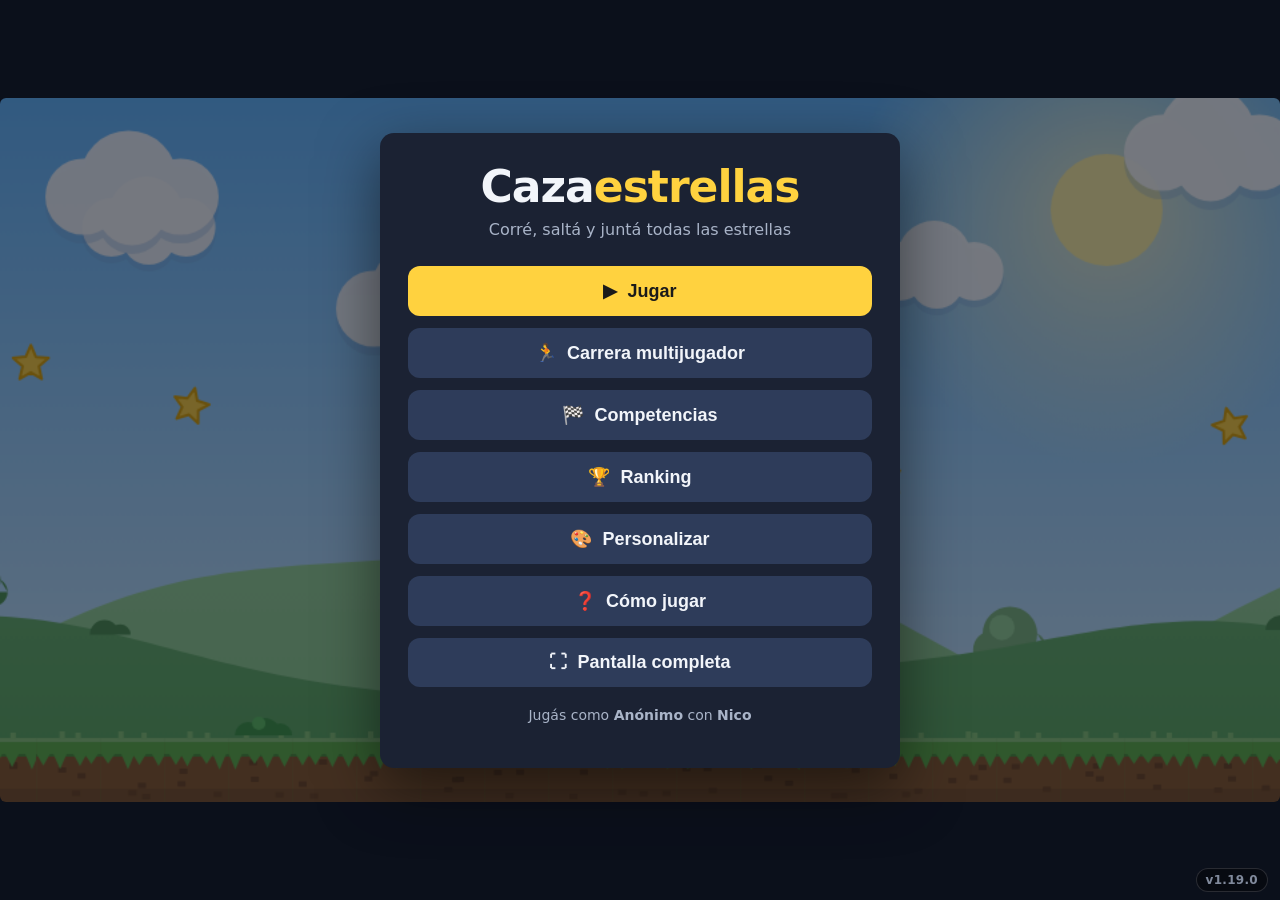
<file: index.html>
<!DOCTYPE html>
<html lang="es">
<head>
  <meta charset="utf-8">
  <meta name="viewport" content="width=device-width, initial-scale=1, maximum-scale=1, user-scalable=no, viewport-fit=cover">
  <title>Cazaestrellas</title>
  <!-- Pantalla completa como app: en iPhone/iPad se logra con Compartir → "Agregar a pantalla de inicio" -->
  <meta name="apple-mobile-web-app-capable" content="yes">
  <meta name="mobile-web-app-capable" content="yes">
  <meta name="apple-mobile-web-app-status-bar-style" content="black-translucent">
  <meta name="apple-mobile-web-app-title" content="Cazaestrellas">
  <meta name="theme-color" content="#0f1420">
  <link rel="manifest" href="manifest.webmanifest?v=1.19.0">
  <link rel="apple-touch-icon" href="assets/img/icono-180.png?v=1.19.0">
  <link rel="icon" type="image/svg+xml" href="assets/img/icono.svg?v=1.19.0">
  <link rel="stylesheet" href="css/style.css?v=1.19.0">
</head>
<body>
  <div id="app">
    <div id="escenario">
      <div id="marco">
        <canvas id="juego" width="960" height="528"></canvas>

        <!-- Marcador durante la partida -->
        <div id="hud" class="oculto">
          <span class="hud-item" title="Estrellas">⭐ <b id="hud-estrellas">0/0</b></span>
          <span class="hud-item" title="Puntos">🏆 <b id="hud-puntos">0</b></span>
          <span class="hud-item" title="Vidas">❤️ <b id="hud-vidas">3</b></span>
          <span class="hud-item" title="Tiempo">⏱ <b id="hud-tiempo">0:00.0</b></span>
          <span class="hud-item hud-nombre" id="hud-nombre"></span>
          <button id="hud-fs" class="hud-boton oculto" title="Pantalla completa">⛶</button>
          <button id="hud-pausa" class="hud-boton" title="Pausa (Esc)">⏸</button>
        </div>

        <!-- Controles táctiles -->
        <div id="touch" class="oculto">
          <div class="touch-grupo izquierda">
            <button class="touch-boton" data-tecla="izq" aria-label="Izquierda">◀</button>
            <button class="touch-boton" data-tecla="der" aria-label="Derecha">▶</button>
          </div>
          <div class="touch-grupo derecha">
            <button class="touch-boton grande" data-tecla="salto" aria-label="Saltar">▲</button>
          </div>
        </div>
      </div>
    </div>

    <!-- Pantallas (menú, selección, resultados, etc.) -->
    <div id="pantallas"></div>

    <!-- Cartelito de versión: aparece sobre los menús (no mientras se juega, para
         no tapar los botones táctiles). Tocándolo se abre en GitHub el código
         exacto de esta versión. El número se cambia en js/core/version.js. -->
    <a id="version" target="_blank" rel="noopener"></a>
  </div>

  <!-- Núcleo -->
  <script src="js/core/util.js?v=1.19.0"></script>
  <script src="js/core/version.js?v=1.19.0"></script>
  <script src="js/core/fullscreen.js?v=1.19.0"></script>
  <script src="js/core/input.js?v=1.19.0"></script>
  <script src="js/core/audio.js?v=1.19.0"></script>
  <script src="js/core/storage.js?v=1.19.0"></script>
  <script src="data/network.js?v=1.19.0"></script>

  <!-- Datos: temas, mundos, enemigos, personajes y niveles (agregá aquí los nuevos).
       Los niveles van agrupados por mundo: cada mundo comparte estética y
       tiene su propio tipo de enemigo. -->
  <script src="data/themes.js?v=1.19.0"></script>
  <script src="data/worlds.js?v=1.19.0"></script>
  <script src="data/enemies.js?v=1.19.0"></script>
  <script src="data/characters.js?v=1.19.0"></script>
  <!-- Mundo 1: Prado Soleado -->
  <script src="data/levels/nivel-01-prado.js?v=1.19.0"></script>
  <script src="data/levels/nivel-02-prado.js?v=1.19.0"></script>
  <script src="data/levels/nivel-11-prado.js?v=1.19.0"></script>
  <script src="data/levels/nivel-12-prado.js?v=1.19.0"></script>
  <script src="data/levels/nivel-13-prado.js?v=1.19.0"></script>
  <!-- Mundo 2: Cuevas Profundas -->
  <script src="data/levels/nivel-03-cueva.js?v=1.19.0"></script>
  <script src="data/levels/nivel-04-cueva.js?v=1.19.0"></script>
  <script src="data/levels/nivel-14-cueva.js?v=1.19.0"></script>
  <script src="data/levels/nivel-15-cueva.js?v=1.19.0"></script>
  <script src="data/levels/nivel-16-cueva.js?v=1.19.0"></script>
  <!-- Mundo 3: Costa Dorada -->
  <script src="data/levels/nivel-05-playa.js?v=1.19.0"></script>
  <script src="data/levels/nivel-06-playa.js?v=1.19.0"></script>
  <script src="data/levels/nivel-17-playa.js?v=1.19.0"></script>
  <script src="data/levels/nivel-18-playa.js?v=1.19.0"></script>
  <script src="data/levels/nivel-19-playa.js?v=1.19.0"></script>
  <!-- Mundo 4: Tierra del Volcán -->
  <script src="data/levels/nivel-07-volcan.js?v=1.19.0"></script>
  <script src="data/levels/nivel-08-volcan.js?v=1.19.0"></script>
  <script src="data/levels/nivel-20-volcan.js?v=1.19.0"></script>
  <script src="data/levels/nivel-21-volcan.js?v=1.19.0"></script>
  <script src="data/levels/nivel-22-volcan.js?v=1.19.0"></script>
  <!-- Mundo 5: Castillo de las Estrellas -->
  <script src="data/levels/nivel-09-castillo.js?v=1.19.0"></script>
  <script src="data/levels/nivel-10-castillo.js?v=1.19.0"></script>
  <script src="data/levels/nivel-23-castillo.js?v=1.19.0"></script>
  <script src="data/levels/nivel-24-castillo.js?v=1.19.0"></script>
  <script src="data/levels/nivel-25-castillo.js?v=1.19.0"></script>

  <!-- Juego -->
  <script src="js/game/level.js?v=1.19.0"></script>
  <script src="js/game/entities.js?v=1.19.0"></script>
  <script src="js/game/player.js?v=1.19.0"></script>
  <script src="js/game/render.js?v=1.19.0"></script>
  <script src="js/game/partida.js?v=1.19.0"></script>

  <!-- Carrera entre varios dispositivos (WebRTC). Solo este modo usa internet. -->
  <script src="js/vendor/peerjs.min.js?v=1.19.0"></script>
  <script src="js/net/red.js?v=1.19.0"></script>
  <script src="js/net/carrera.js?v=1.19.0"></script>

  <!-- Interfaz -->
  <script src="js/ui/screens.js?v=1.19.0"></script>
  <script src="js/main.js?v=1.19.0"></script>
</body>
</html>
</file>
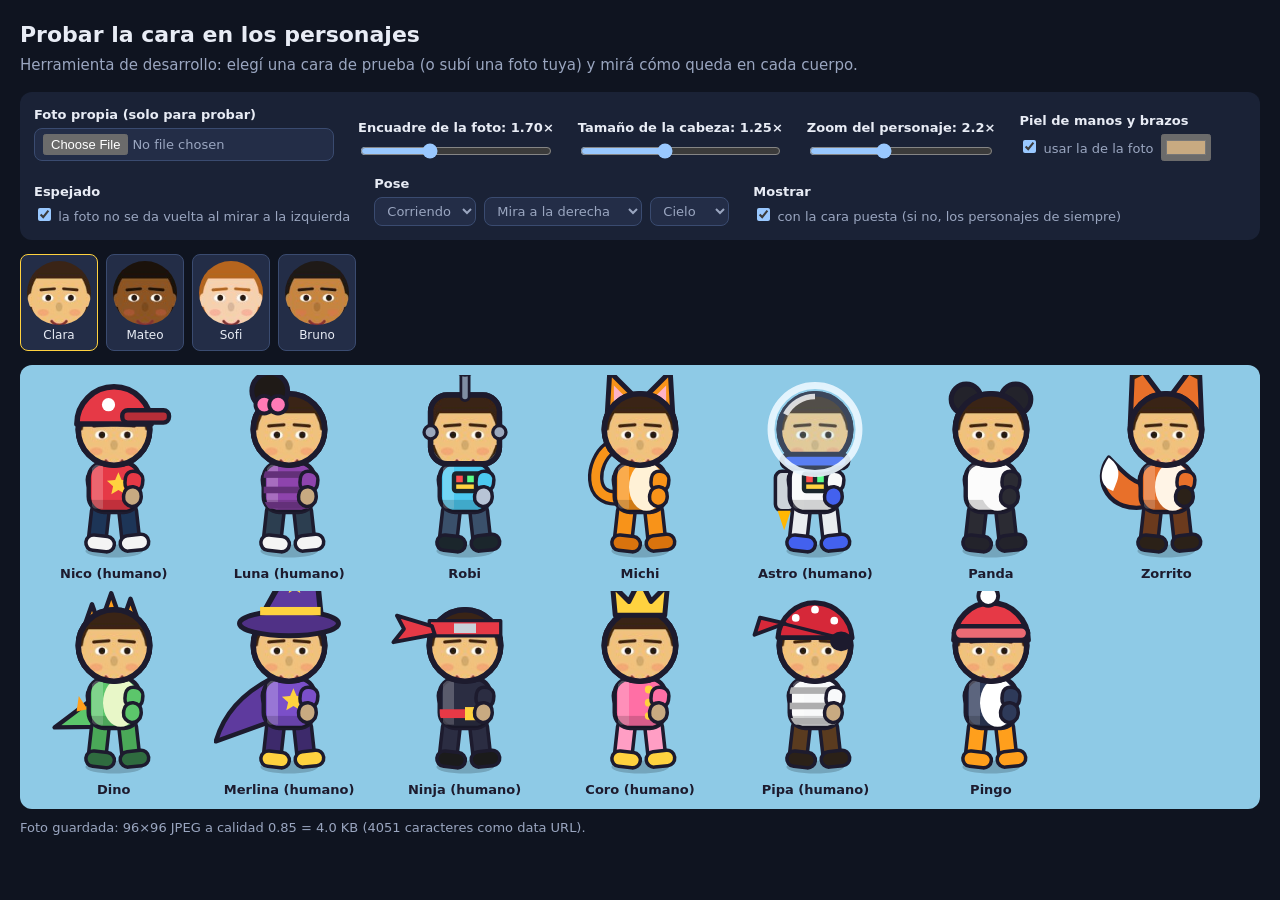
<file: herramientas/probar-cara.html>
<!DOCTYPE html>
<html lang="es">
<head>
<meta charset="utf-8">
<meta name="viewport" content="width=device-width, initial-scale=1">
<title>Probar cara · Cazaestrellas</title>
<!-- ============================================================
     PROBADOR DE CARAS  —  herramientas/probar-cara.html
     ------------------------------------------------------------
     Muestra los personajes con una cara de foto puesta, para afinar el
     dibujo mirando el resultado (tamaño de la cabeza, espejado, color de
     piel de manos y brazos) con los 13 cuerpos a la vez y animados.

     Se abre con doble clic o desde el servidor (python3 herramientas/servir.py).
     Las fotos se procesan acá mismo: no se guarda ni se sube nada.
     No forma parte del juego: index.html no lo carga.
     ============================================================ -->
<style>
  :root { color-scheme: dark; }
  body { margin: 0; padding: 20px; font: 15px/1.4 system-ui, sans-serif; background: #0f1420; color: #e8ecf5; }
  h1 { margin: 0 0 4px; font-size: 22px; }
  p.suave { margin: 0 0 16px; color: #9aa6c0; }
  #panel { display: flex; flex-wrap: wrap; gap: 14px 24px; align-items: flex-end; padding: 14px; border-radius: 12px; background: #1a2236; margin-bottom: 14px; }
  .grupo { display: flex; flex-direction: column; gap: 4px; font-size: 13px; color: #9aa6c0; }
  .grupo b { color: #e8ecf5; font-weight: 600; }
  .fila { display: flex; gap: 8px; align-items: center; flex-wrap: wrap; }
  select, button, input[type=file] { font: inherit; padding: 5px 8px; border-radius: 8px; border: 1px solid #3a4b70; background: #232d47; color: inherit; }
  button { cursor: pointer; }
  #caras { display: flex; gap: 8px; flex-wrap: wrap; margin-bottom: 14px; }
  #caras button { display: flex; flex-direction: column; align-items: center; gap: 2px; padding: 6px; font-size: 12px; }
  #caras button.sel { border-color: #ffd23f; }
  #caras img { width: 64px; height: 64px; border-radius: 50%; display: block; }
  #grilla { display: grid; grid-template-columns: repeat(auto-fill, minmax(150px, 1fr)); gap: 8px; padding: 10px; border-radius: 12px; background: #8ecae6; }
  .celda { text-align: center; color: #1d1b2e; font-weight: 700; font-size: 13px; }
  .celda canvas { display: block; margin: 0 auto; }
  #medida { color: #9aa6c0; font-size: 13px; margin-top: 10px; }
</style>
</head>
<body>
  <h1>Probar la cara en los personajes</h1>
  <p class="suave">Herramienta de desarrollo: elegí una cara de prueba (o subí una foto tuya) y mirá cómo queda en cada cuerpo.</p>

  <div id="panel">
    <div class="grupo"><b>Foto propia (solo para probar)</b>
      <input type="file" id="archivo" accept="image/*">
    </div>
    <div class="grupo"><b>Encuadre de la foto: <span id="v-encuadre"></span>×</b>
      <input type="range" id="encuadre" min="1" max="3" step="0.05" value="1.7">
    </div>
    <div class="grupo"><b>Tamaño de la cabeza: <span id="v-escala"></span>×</b>
      <input type="range" id="escala" min="1" max="1.6" step="0.05">
    </div>
    <div class="grupo"><b>Zoom del personaje: <span id="v-zoom"></span>×</b>
      <input type="range" id="zoom" min="1" max="4" step="0.1" value="2.2">
    </div>
    <div class="grupo"><b>Piel de manos y brazos</b>
      <div class="fila">
        <label><input type="checkbox" id="usarPiel" checked> usar la de la foto</label>
        <input type="color" id="piel" title="Color de piel (se calcula de la foto; se puede cambiar a mano)">
      </div>
    </div>
    <div class="grupo"><b>Espejado</b>
      <label><input type="checkbox" id="contraespejo"> la foto no se da vuelta al mirar a la izquierda</label>
    </div>
    <div class="grupo"><b>Pose</b>
      <div class="fila">
        <select id="estado">
          <option value="quieto">Quieto</option>
          <option value="correr" selected>Corriendo</option>
          <option value="saltar">Saltando</option>
          <option value="victoria">Victoria</option>
          <option value="muerto">Cayó</option>
        </select>
        <select id="mirando">
          <option value="1">Mira a la derecha</option>
          <option value="-1">Mira a la izquierda</option>
        </select>
        <select id="fondo">
          <option value="#8ecae6">Cielo</option>
          <option value="#3f9a45">Pasto</option>
          <option value="#2b2347">Cueva</option>
          <option value="#f4d58d">Playa</option>
        </select>
      </div>
    </div>
    <div class="grupo"><b>Mostrar</b>
      <label><input type="checkbox" id="conCara" checked> con la cara puesta (si no, los personajes de siempre)</label>
    </div>
  </div>

  <div id="caras"></div>
  <div id="grilla"></div>
  <div id="medida"></div>

  <script src="../js/core/util.js"></script>
  <script src="../js/game/render.js"></script>
  <script src="../data/characters.js"></script>
  <script>
  (function (R) {
    var LADO = 96, CALIDAD = 0.85;
    var $ = function (id) { return document.getElementById(id); };
    var caras = [], actual = null, cuantas = 0;

    /* ----- caras de prueba dibujadas a mano (un plano abierto, como una selfie sin acercar) ----- */
    function caraSintetica(nombre, piel, pelo, fondo, remera) {
      var cv = document.createElement('canvas'); cv.width = cv.height = LADO * 2;
      var c = cv.getContext('2d');
      c.scale(2, 2);
      function ovalo(x, y, rx, ry, color) { c.fillStyle = color; c.beginPath(); c.ellipse(x, y, rx, ry, 0, 0, Math.PI * 2); c.fill(); }
      c.fillStyle = fondo; c.fillRect(0, 0, LADO, LADO);
      ovalo(48, 104, 42, 24, remera);                    // hombros
      ovalo(48, 44, 31, 33, pelo);                       // pelo de atrás
      ovalo(48, 76, 9, 13, piel); ovalo(48, 82, 9, 7, 'rgba(0,0,0,0.18)');   // cuello
      ovalo(48, 50, 25, 29, piel);                       // cara
      ovalo(23.5, 52, 3.5, 6, piel); ovalo(72.5, 52, 3.5, 6, piel);          // orejas
      c.fillStyle = pelo; c.beginPath(); c.ellipse(48, 33, 27, 17, 0, Math.PI, 0); c.fill();   // flequillo
      ovalo(38, 50, 5, 3.4, '#fff'); ovalo(58, 50, 5, 3.4, '#fff');
      ovalo(38.5, 50, 2.6, 2.8, '#2a1a10'); ovalo(58.5, 50, 2.6, 2.8, '#2a1a10');
      c.strokeStyle = pelo; c.lineWidth = 2.4; c.lineCap = 'round';
      c.beginPath(); c.moveTo(32, 43); c.lineTo(44, 42); c.moveTo(52, 42); c.lineTo(64, 43); c.stroke();
      ovalo(48, 58, 3, 4, 'rgba(0,0,0,0.12)');           // nariz
      ovalo(34, 63, 5, 3, 'rgba(255,90,100,0.25)'); ovalo(62, 63, 5, 3, 'rgba(255,90,100,0.25)');
      c.strokeStyle = '#8a2f3b'; c.lineWidth = 2.4;
      c.beginPath(); c.arc(48, 66, 8, 0.2 * Math.PI, 0.8 * Math.PI); c.stroke();
      return agregar(crearCara(cv, nombre, +$('encuadre').value));
    }

    /* ----- color de piel: promedio de dos parches bajo los ojos (prototipo del paso 2) ----- */
    function muestrearPiel(cv) {
      var c = cv.getContext('2d'), r = 0, g = 0, b = 0, n = 0;
      [[0.30, 0.64], [0.70, 0.64]].forEach(function (p) {
        var d = c.getImageData(Math.round(p[0] * LADO) - 4, Math.round(p[1] * LADO) - 4, 8, 8).data;
        for (var i = 0; i < d.length; i += 4) { r += d[i]; g += d[i + 1]; b += d[i + 2]; n++; }
      });
      function h(v) { return ('0' + Math.round(v / n).toString(16)).slice(-2); }
      return '#' + h(r) + h(g) + h(b);
    }

    /* Recorte cuadrado al centro de la fuente, acercado "zoom" veces, a LADO×LADO */
    function recortar(fuente, zoom) {
      var cv = document.createElement('canvas'); cv.width = cv.height = LADO;
      var w = fuente.naturalWidth || fuente.width, h = fuente.naturalHeight || fuente.height;
      var l = Math.min(w, h) / zoom;
      cv.getContext('2d').drawImage(fuente, (w - l) / 2, (h - l) / 2 - l * 0.04, l, l, 0, 0, LADO, LADO);
      return cv;
    }
    function crearCara(fuente, nombre, zoom) {
      var cv = recortar(fuente, zoom), img = cv.toDataURL('image/jpeg', CALIDAD);
      return { id: 'prueba' + (++cuantas), nombre: nombre, fuente: fuente, img: img, piel: muestrearPiel(cv), kb: img.length / 1024 };
    }
    function agregar(cara) { caras.push(cara); elegir(cara); return cara; }
    // Al soltar el control de encuadre se vuelve a recortar la cara elegida (con id nuevo: las caras no se pisan)
    function reencuadrar() {
      if (!actual) return;
      var nueva = crearCara(actual.fuente, actual.nombre, +$('encuadre').value);
      caras[caras.indexOf(actual)] = nueva;
      elegir(nueva);
    }

    /* ----- foto propia: recorte cuadrado al centro (el juego dejará mover y acercar a mano) ----- */
    $('archivo').onchange = function () {
      var f = this.files && this.files[0]; if (!f) return;
      var im = new Image(), url = URL.createObjectURL(f);
      im.onload = function () {
        agregar(crearCara(im, f.name.replace(/\.[^.]+$/, '').slice(0, 14), +$('encuadre').value));
      };
      im.src = url;     // (la URL queda viva mientras se prueba: el encuadre vuelve a recortar de ahí)
    };

    /* ----- controles ----- */
    function pintarCaras() {
      $('caras').innerHTML = '';
      caras.forEach(function (cara) {
        var b = document.createElement('button');
        b.className = cara === actual ? 'sel' : '';
        b.innerHTML = '<img alt="" src="' + cara.img + '"><span>' + cara.nombre + '</span>';
        b.onclick = function () { elegir(cara); };
        $('caras').appendChild(b);
      });
    }
    function elegir(cara) {
      actual = cara;
      $('piel').value = cara.piel;
      pintarCaras();
      $('medida').textContent = 'Foto guardada: ' + LADO + '×' + LADO + ' JPEG a calidad ' + CALIDAD + ' = ' + cara.kb.toFixed(1) + ' KB (' + cara.img.length + ' caracteres como data URL).';
    }
    function leer() {
      R.AJUSTES_CARA.escala = +$('escala').value;
      R.AJUSTES_CARA.contraespejo = $('contraespejo').checked;
      $('v-escala').textContent = (+$('escala').value).toFixed(2);
      $('v-zoom').textContent = (+$('zoom').value).toFixed(1);
      $('v-encuadre').textContent = (+$('encuadre').value).toFixed(2);
      $('grilla').style.background = $('fondo').value;
    }
    $('escala').value = R.AJUSTES_CARA.escala;
    $('contraespejo').checked = R.AJUSTES_CARA.contraespejo;
    ['escala', 'zoom', 'contraespejo', 'fondo', 'encuadre'].forEach(function (id) { $(id).oninput = leer; });
    $('encuadre').onchange = reencuadrar;
    $('piel').oninput = function () { if (actual) actual.piel = this.value; };
    leer();

    /* ----- la grilla: los 13 cuerpos, animados ----- */
    var celdas = R.personajes.map(function (per) {
      var div = document.createElement('div'); div.className = 'celda';
      var cv = document.createElement('canvas'); cv.width = 150; cv.height = 190;
      var t = document.createElement('div'); t.textContent = per.nombre + (per.humano ? ' (humano)' : '');
      div.appendChild(cv); div.appendChild(t); $('grilla').appendChild(div);
      return { per: per, ctx: cv.getContext('2d'), cv: cv };
    });

    function cuadro(ms) {
      var t = ms / 1000, esc = +$('zoom').value, est = $('estado').value;
      var e = { anim: t, t: t, mirando: +$('mirando').value, esc: esc, enSuelo: est !== 'saltar', vx: 0, vy: 0 };
      if (est === 'correr') e.vx = 300;
      if (est === 'saltar') { e.vx = 200; e.vy = Math.sin(t * 3) * -500; }
      if (est === 'victoria') e.victoria = true;
      if (est === 'muerto') e.muerto = true;
      var cara = $('conCara').checked && actual
        ? { id: actual.id, img: actual.img, piel: $('usarPiel').checked ? actual.piel : null } : null;
      celdas.forEach(function (c) {
        c.ctx.clearRect(0, 0, c.cv.width, c.cv.height);
        R.dibujarPersonaje(c.ctx, R.componerPersonaje(c.per, cara), c.cv.width / 2, c.cv.height - 14, e);
      });
      requestAnimationFrame(cuadro);
    }

    caraSintetica('Clara', '#f1c27d', '#3a2416', '#c9d6e8', '#e63946');
    caraSintetica('Mateo', '#8d5524', '#1b120c', '#e8d8b8', '#2a9d8f');
    caraSintetica('Sofi', '#f6d1b0', '#b5651d', '#d4e8c9', '#8e44ad');
    caraSintetica('Bruno', '#c68642', '#1f1a17', '#e0c9e8', '#f4a261');
    elegir(caras[0]);
    requestAnimationFrame(cuadro);
  })(window.RUNNER);
  </script>
</body>
</html>
</file>
<file: css/style.css>
/* ===== Cazaestrellas — estilos de interfaz =====
   La estética del JUEGO (cielo, suelo, personajes) se define en data/themes.js
   y data/characters.js. Este archivo solo estiliza los menús y el HUD. */

:root {
  --bg: #0f1420;
  --panel: #1b2233;
  --panel2: #243048;
  --panel3: #2e3c5a;
  --texto: #f2f5fa;
  --suave: #a9b4c8;
  --acento: #ffd23f;
  --acento2: #4cc9f0;
  --peligro: #e63946;
  --ok: #57cc99;
  --radio: 14px;
}

* { box-sizing: border-box; }

:focus-visible { outline: 3px solid var(--acento2); outline-offset: 3px; }

html, body {
  margin: 0; height: 100%;
  background: var(--bg); color: var(--texto);
  font-family: system-ui, -apple-system, "Segoe UI", Roboto, Ubuntu, sans-serif;
  overflow: hidden;
  -webkit-user-select: none; user-select: none;
  touch-action: manipulation;
}

#app {
  position: fixed; inset: 0; display: flex; flex-direction: column;
  /* Zonas seguras (notch y borde redondeado del iPhone en horizontal) */
  padding: env(safe-area-inset-top, 0) env(safe-area-inset-right, 0) env(safe-area-inset-bottom, 0) env(safe-area-inset-left, 0);
}
#escenario { position: relative; flex: 1; display: flex; align-items: center; justify-content: center; overflow: hidden; }
#marco { position: relative; }
#juego { display: block; background: #000; border-radius: 6px; width: 100%; height: 100%; }

.oculto { display: none !important; }

/* ---------- HUD ---------- */
#hud {
  position: absolute; top: 0; left: 0; right: 0;
  display: flex; align-items: center; gap: 18px;
  padding: 10px 16px;
  font-weight: 700; font-size: 18px;
  text-shadow: 0 2px 4px rgba(0,0,0,.7);
  pointer-events: none;
}
.hud-item b { font-variant-numeric: tabular-nums; }
.hud-nombre { margin-left: auto; color: var(--acento); font-weight: 600; }
#hud-fs { margin-left: -8px; }
.hud-boton {
  pointer-events: auto; cursor: pointer;
  background: rgba(0,0,0,.35); color: #fff; border: 2px solid rgba(255,255,255,.5);
  border-radius: 10px; font-size: 18px; width: 40px; height: 36px;
}

/* ---------- Controles táctiles ---------- */
#touch { position: absolute; inset: 0; pointer-events: none; }
.touch-grupo { position: absolute; bottom: 18px; display: flex; gap: 14px; pointer-events: auto; }
.touch-grupo.izquierda { left: 18px; }
.touch-grupo.derecha { right: 18px; }
.touch-boton {
  width: 72px; height: 72px; border-radius: 50%;
  border: 3px solid rgba(255,255,255,.6); background: rgba(0,0,0,.35); color: #fff;
  font-size: 30px; touch-action: none; -webkit-tap-highlight-color: transparent;
}
.touch-boton.grande { width: 92px; height: 92px; font-size: 40px; }
.touch-boton:active, .touch-boton.activo { background: rgba(255,210,63,.6); }

/* ---------- Pantallas ---------- */
#pantallas {
  position: absolute; inset: 0; overflow: auto;
  -webkit-overflow-scrolling: touch;
  background: rgba(10,14,24,.86);
  /* align-items:center cortaría por arriba los paneles más altos que la
     pantalla (típico en vertical): centramos con margin:auto en .panel. */
  display: flex; align-items: flex-start; justify-content: center;
  padding: 12px;
}
#pantallas.oculto { display: none; }
#pantallas.transparente { background: rgba(10,14,24,.55); }

.panel {
  --pad: 28px;
  width: min(820px, 100%);
  margin: auto;            /* centra cuando entra, y deja scrollear cuando no */
  background: var(--panel);
  border-radius: var(--radio);
  padding: var(--pad);
  box-shadow: 0 20px 60px rgba(0,0,0,.5);
  animation: aparecer .18s ease-out;
}
.panel.angosto { width: min(520px, 100%); }
.panel.ancho { width: min(1000px, 100%); }
@keyframes aparecer { from { opacity: 0; transform: translateY(10px) scale(.98); } to { opacity: 1; transform: none; } }

.titulo { font-size: 44px; margin: 0 0 6px; letter-spacing: -1px; text-align: center; }
.titulo .estrella { color: var(--acento); }
.subtitulo { color: var(--suave); text-align: center; margin: 0 0 24px; font-size: 16px; }
h2 { margin: 0 0 16px; font-size: 26px; }
h3 { margin: 18px 0 8px; font-size: 18px; color: var(--suave); text-transform: uppercase; letter-spacing: 1px; }
p { line-height: 1.5; }
.suave { color: var(--suave); }
.centrado { text-align: center; }

.botones { display: flex; flex-direction: column; gap: 12px; }
.botones.fila { flex-direction: row; flex-wrap: wrap; justify-content: center; }

.btn {
  cursor: pointer; border: 0; border-radius: 12px;
  padding: 14px 22px; font-size: 18px; font-weight: 700;
  background: var(--panel3); color: var(--texto);
  transition: transform .08s, background .12s;
}
.btn:hover { background: #3a4b70; }
.btn:active { transform: scale(.98); }
.btn.principal { background: var(--acento); color: #1a1a1a; }
.btn.principal:hover { background: #ffe07a; }
.btn.secundario { background: var(--acento2); color: #06202a; }
.btn.peligro { background: var(--peligro); color: #fff; }
.btn[disabled] { opacity: .45; cursor: not-allowed; }
.btn[disabled]:hover { background: var(--panel3); }
.btn.chico { padding: 8px 14px; font-size: 15px; }
.btn:disabled { opacity: .45; cursor: not-allowed; }

.barra-superior {
  position: sticky; top: 0; z-index: 5;
  display: flex; align-items: center; justify-content: space-between; gap: 12px;
  /* se despega del panel para pegarse al borde de arriba al hacer scroll */
  margin: calc(var(--pad) * -1) calc(var(--pad) * -1) 18px;
  padding: 14px var(--pad);
  background: var(--panel);
  border-radius: var(--radio) var(--radio) 0 0;
  border-bottom: 1px solid #33405e;
  box-shadow: 0 8px 14px -10px rgba(0,0,0,.9);
}
.barra-superior h2 { margin: 0; }
/* Botón de salir de la pantalla: grande y fácil de tocar con el dedo */
.btn.volver { padding: 10px 16px; font-size: 16px; min-height: 44px; white-space: nowrap; flex: none; }

label.campo { display: block; margin: 10px 0 16px; }
label.campo span { display: block; color: var(--suave); font-size: 14px; margin-bottom: 6px; }
input[type="text"], textarea, select {
  width: 100%; padding: 12px 14px; font-size: 17px;
  border-radius: 10px; border: 2px solid var(--panel3);
  background: #121a2a; color: var(--texto); outline: none;
  font-family: inherit;
}
input[type="text"]:focus, textarea:focus, select:focus { border-color: var(--acento2); }
textarea { min-height: 110px; resize: vertical; }

/* ---------- Carrera: código de sala ---------- */
input.codigo {
  text-align: center; font-size: 40px; font-weight: 800;
  letter-spacing: 14px; text-indent: 14px;
  font-family: ui-monospace, monospace;
}
.codigo-grande {
  text-align: center; font-size: 56px; font-weight: 900;
  letter-spacing: 12px; text-indent: 12px; color: var(--acento);
  font-family: ui-monospace, monospace;
  background: var(--panel2); border-radius: 14px; padding: 10px 6px;
  user-select: all;
}

/* Selector compacto para cambiar de personaje sin salir de la sala. */
.personajes-sala { display: flex; gap: 10px; flex-wrap: wrap; }
.personaje-sala {
  min-width: 92px; padding: 8px 10px; border-radius: 12px;
  border: 3px solid transparent; background: var(--panel2); color: var(--texto);
  font: inherit; font-weight: 700; cursor: pointer;
  transition: border-color .12s, transform .08s, background .12s;
}
.personaje-sala:hover { transform: translateY(-2px); background: #3a4b70; }
.personaje-sala.sel { border-color: var(--acento); }
.personaje-sala canvas { display: block; margin: 0 auto 2px; }
.personaje-sala:disabled { opacity: .45; cursor: not-allowed; transform: none; }
.modal-fondo { position: fixed; inset: 0; z-index: 20; display: flex; padding: 16px; background: rgba(0,0,0,.6); }
.modal-caja { --pad: 20px; width: min(520px, 100%); max-height: 100%; overflow: auto; }

.mundos-sala { display: grid; gap: 8px; }
.selector-mundo { background: var(--panel2); border-radius: 12px; overflow: hidden; }
.selector-mundo summary {
  min-height: 48px; padding: 12px 14px; cursor: pointer; font-weight: 800;
  display: flex; align-items: center; justify-content: space-between; gap: 12px;
  list-style: none;
}
.selector-mundo summary::-webkit-details-marker { display: none; }
.selector-mundo summary::before { content: '▸'; color: var(--acento2); }
.selector-mundo[open] summary::before { content: '▾'; }
.selector-mundo summary span { color: var(--suave); font-size: 13px; font-weight: 600; }
.selector-mundo .opciones { padding: 0 12px 12px; }

.tarjetas { display: grid; grid-template-columns: repeat(auto-fill, minmax(210px, 1fr)); gap: 14px; }
.tarjeta {
  background: var(--panel2); border-radius: 12px; padding: 14px;
  cursor: pointer; border: 3px solid transparent; transition: border-color .12s, transform .08s;
  position: relative;
}
.tarjeta:hover { transform: translateY(-2px); border-color: #3a4b70; }
.tarjeta.sel { border-color: var(--acento); }
.tarjeta h4 { margin: 0 0 4px; font-size: 18px; }
.tarjeta .meta { color: var(--suave); font-size: 14px; }
.tarjeta .num { position: absolute; top: 10px; right: 12px; font-size: 13px; color: var(--suave); }
.tarjeta .num + h4 { padding-right: 44px; }   /* deja lugar al "1-2" de la esquina */
.tarjeta canvas { display: block; margin: 0 auto 6px; }
.tarjeta .check { color: var(--ok); }
.muestra-tema { height: 54px; border-radius: 8px; margin-bottom: 8px; position: relative; overflow: hidden; }
.muestra-tema .suelo { position: absolute; left: 0; right: 0; bottom: 0; height: 14px; }
.muestra-tema .colina { position: absolute; bottom: 12px; width: 70%; height: 30px; border-radius: 50% 50% 0 0; left: 15%; }

.opciones { display: flex; gap: 10px; flex-wrap: wrap; }
.chip {
  min-height: 44px; padding: 10px 16px; border-radius: 999px; cursor: pointer;
  background: var(--panel3); color: var(--texto); border: 2px solid transparent; font: inherit; font-weight: 600;
  display: inline-flex; align-items: center; justify-content: center;
}
.chip.sel { border-color: var(--acento); }
.chip input { display: none; }

table.tabla { width: 100%; border-collapse: collapse; margin-top: 8px; font-size: 16px; }
.tabla th, .tabla td { padding: 10px 10px; text-align: left; border-bottom: 1px solid #33405e; }
.tabla th { color: var(--suave); font-weight: 600; font-size: 13px; text-transform: uppercase; letter-spacing: .5px; }
.tabla td.num, .tabla th.num { text-align: right; font-variant-numeric: tabular-nums; }
.tabla tr.destacado td { color: var(--acento); font-weight: 700; }
.tabla .pos { color: var(--suave); width: 36px; }
.tabla .celda-comp { white-space: nowrap; }
.tabla .celda-comp small { display: block; color: var(--suave); font-weight: 400; }
.contenedor-tabla { overflow-x: auto; }

.desglose { list-style: none; padding: 0; margin: 12px 0; }
.desglose li { display: flex; justify-content: space-between; padding: 8px 0; border-bottom: 1px dashed #33405e; }
.desglose li.total { border: 0; font-size: 22px; font-weight: 800; color: var(--acento); margin-top: 6px; }

.gran-numero { font-size: 56px; font-weight: 900; text-align: center; color: var(--acento); margin: 6px 0; }
.etiqueta-record { display: inline-block; background: var(--ok); color: #062a1a; font-weight: 800; padding: 6px 14px; border-radius: 999px; }

.tecla { display: inline-block; background: #2e3c5a; border: 1px solid #4a5b82; border-bottom-width: 3px; border-radius: 6px; padding: 2px 8px; font-family: ui-monospace, monospace; font-size: 14px; margin: 0 2px; }
.ayuda { display: grid; grid-template-columns: 1fr 1fr; gap: 10px 24px; }
.lista-enemigos { list-style: none; padding: 0; margin: 6px 0 0; }
.lista-enemigos li { padding: 6px 0; border-bottom: 1px dashed #33405e; line-height: 1.35; }
.lista-enemigos li:last-child { border-bottom: 0; }
@media (max-width: 640px) {
  .ayuda { grid-template-columns: 1fr; }
  .panel { --pad: 16px; }
  .titulo { font-size: 34px; }
  .subtitulo { margin-bottom: 18px; }
  h2 { font-size: 21px; }
  h3 { margin: 16px 0 8px; font-size: 15px; }
  /* Dos columnas de tarjetas en vez de una: la pantalla queda mucho más corta */
  .tarjetas { grid-template-columns: repeat(auto-fill, minmax(140px, 1fr)); gap: 10px; }
  .tarjeta { padding: 10px; }
  .tarjeta h4 { font-size: 16px; }
  .tarjeta .meta { font-size: 13px; }
  .tarjeta canvas { width: 76px; height: 76px; }
  .muestra-tema { height: 42px; }
  .chip { padding: 9px 13px; font-size: 15px; }
  .btn { padding: 12px 18px; font-size: 17px; }
  input.codigo { font-size: 32px; letter-spacing: 10px; text-indent: 10px; }
  .codigo-grande { font-size: 42px; letter-spacing: 8px; text-indent: 8px; }
  .personajes-sala { display: grid; grid-template-columns: repeat(4, minmax(0, 1fr)); gap: 6px; }
  .personaje-sala { min-width: 0; padding: 6px 3px; font-size: 13px; }
  .personaje-sala canvas { width: 54px; height: 54px; }
  .ficha-corredor canvas { width: 64px; height: 64px; }
  .selector-mundo summary { padding: 10px 12px; }
  .selector-mundo .opciones { gap: 6px; padding: 0 8px 8px; }
  .selector-mundo .chip { flex: 1 1 calc(50% - 6px); padding: 8px 6px; font-size: 14px; }
  .gran-numero { font-size: 46px; }
}
.pie { margin-top: 20px; display: flex; gap: 10px; justify-content: space-between; flex-wrap: wrap; }
.mensaje { background: var(--panel2); border-left: 4px solid var(--acento2); padding: 10px 14px; border-radius: 8px; margin: 10px 0; }
.aviso { color: var(--suave); font-size: 14px; }

/* Dificultad del nivel (tarjetas de "Elegí un nivel") */
.dificultad { color: var(--acento2); letter-spacing: 2px; font-size: 14px; }

/* Mundos: grupos de niveles que comparten estética (pantalla "Elegí un nivel") */
.mundo { margin-top: 22px; }
.mundo-cabezal { display: flex; align-items: center; gap: 12px; margin-bottom: 10px; }
.mundo-cabezal .muestra-tema { width: 86px; flex: none; height: 48px; margin: 0; }
.mundo-texto h3 { margin: 0 0 2px; color: var(--texto); }
.mundo-texto .meta { color: var(--suave); font-size: 14px; }
@media (max-width: 620px) {
  .mundo { margin-top: 16px; }
  .mundo-cabezal .muestra-tema { width: 64px; height: 38px; }
  .mundo-texto .meta { font-size: 13px; }
}

/* ---------- Cartelito de versión ---------- */
/* Abajo a la derecha, discreto. Solo se ve cuando hay una pantalla de menú
   a la vista: mientras se juega (#pantallas oculto) desaparece para no
   taparse con el botón de saltar. */
#version {
  position: absolute; right: 12px; bottom: 8px; z-index: 5;
  padding: 4px 9px; border-radius: 999px;
  background: rgba(0,0,0,.45); border: 1px solid rgba(255,255,255,.18);
  color: var(--suave); text-decoration: none;
  font-size: 12px; font-weight: 700; letter-spacing: .3px;
  font-variant-numeric: tabular-nums;
  opacity: .75;
}
#version:hover, #version:focus { opacity: 1; color: var(--acento); border-color: var(--acento); }
#pantallas.oculto + #version { display: none; }
/* Hay una versión más nueva publicada: se destaca para que la actualicen */
#version.nueva { opacity: 1; color: #0f1420; background: var(--acento); border-color: var(--acento); }

@media (max-width: 480px) {
  #pantallas { padding: 6px; }
  .panel { --pad: 12px; border-radius: 10px; }
  .barra-superior { gap: 6px; }
  .btn.volver { padding: 9px 11px; }
  .codigo-grande { font-size: 36px; }
}

@media (max-height: 520px) and (orientation: landscape) {
  #hud { padding: 6px 10px; gap: 10px; font-size: 15px; }
  .touch-grupo { bottom: max(8px, env(safe-area-inset-bottom)); gap: 8px; }
  .touch-grupo.izquierda { left: max(8px, env(safe-area-inset-left)); }
  .touch-grupo.derecha { right: max(8px, env(safe-area-inset-right)); }
  .touch-boton { width: 58px; height: 58px; font-size: 24px; }
  .touch-boton.grande { width: 70px; height: 70px; font-size: 30px; }
}

@media (prefers-reduced-motion: reduce) {
  *, *::before, *::after { animation-duration: .01ms !important; animation-iteration-count: 1 !important; transition-duration: .01ms !important; }
}
.fila-jugador { display: flex; align-items: center; gap: 10px; margin-bottom: 8px; }
.fila-jugador input { flex: 1; min-width: 0; }
.fila-jugador .personaje-sala { flex: none; }
</file>
